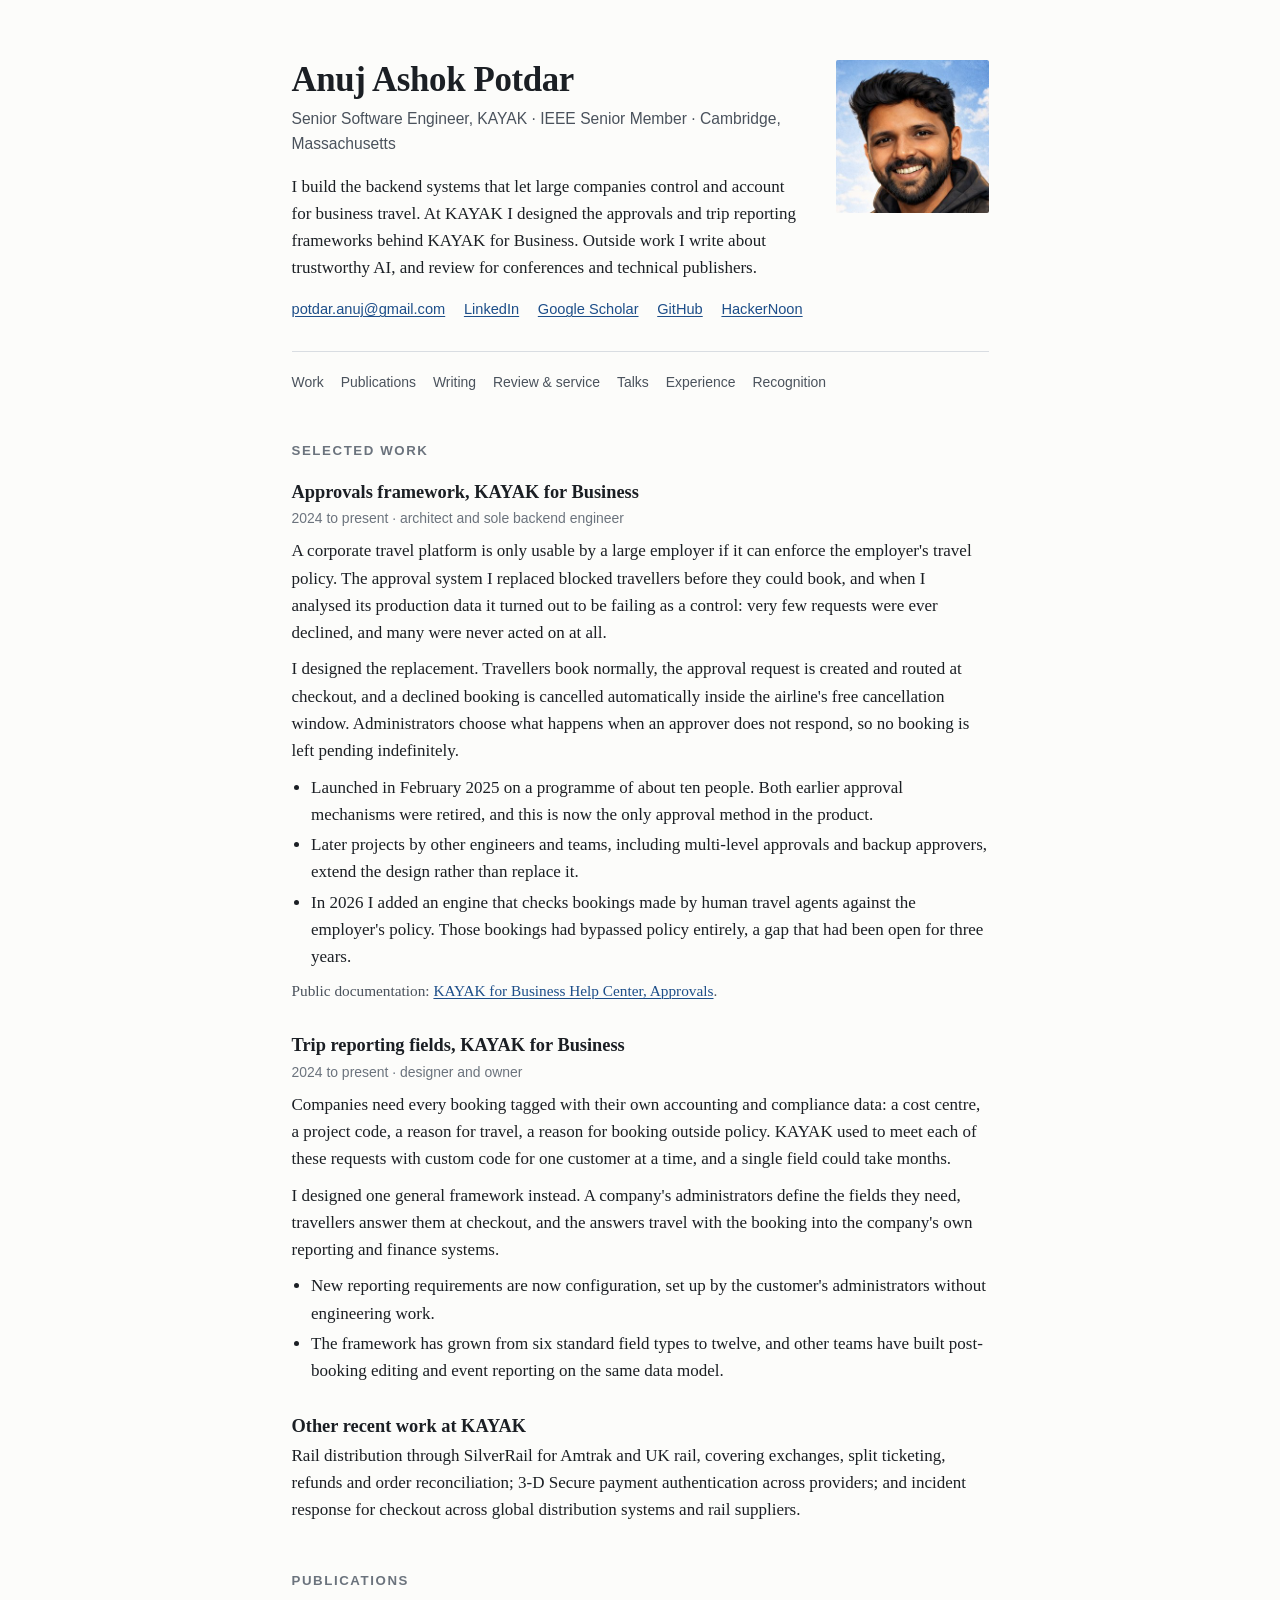
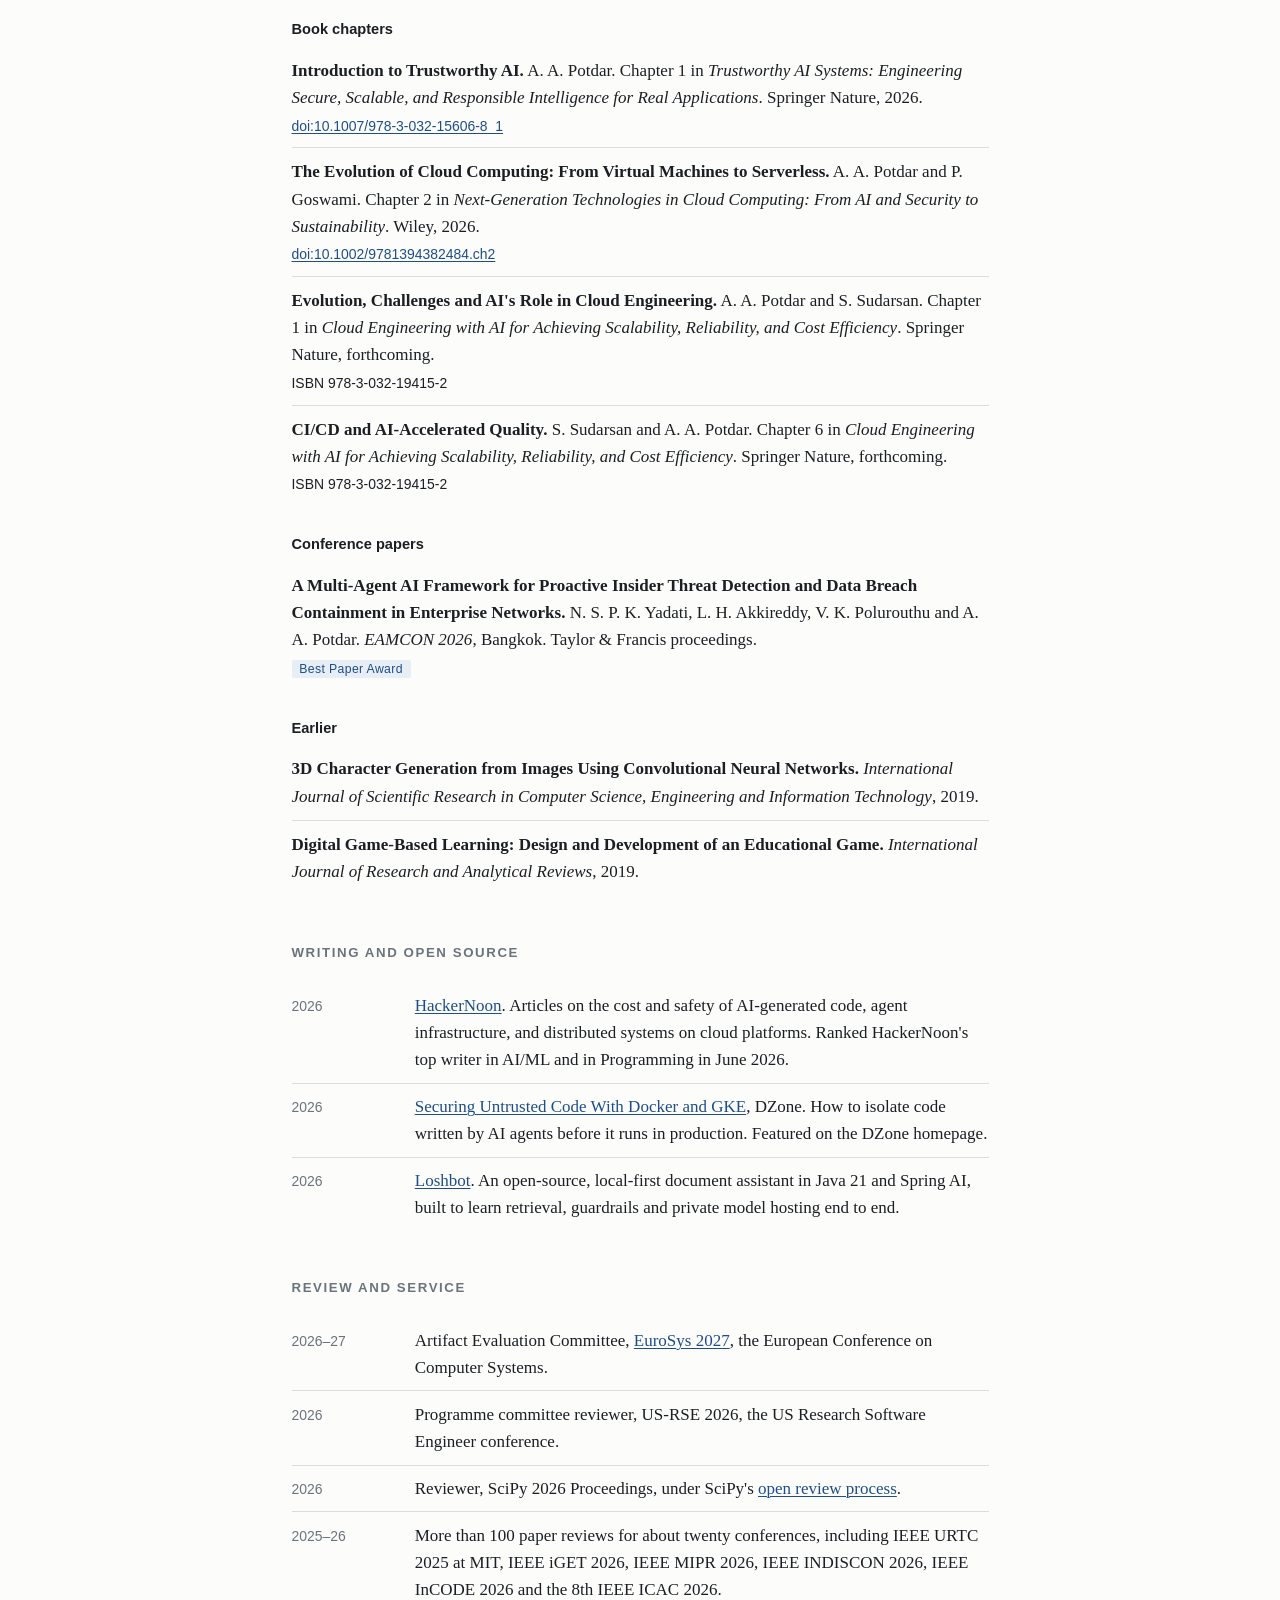
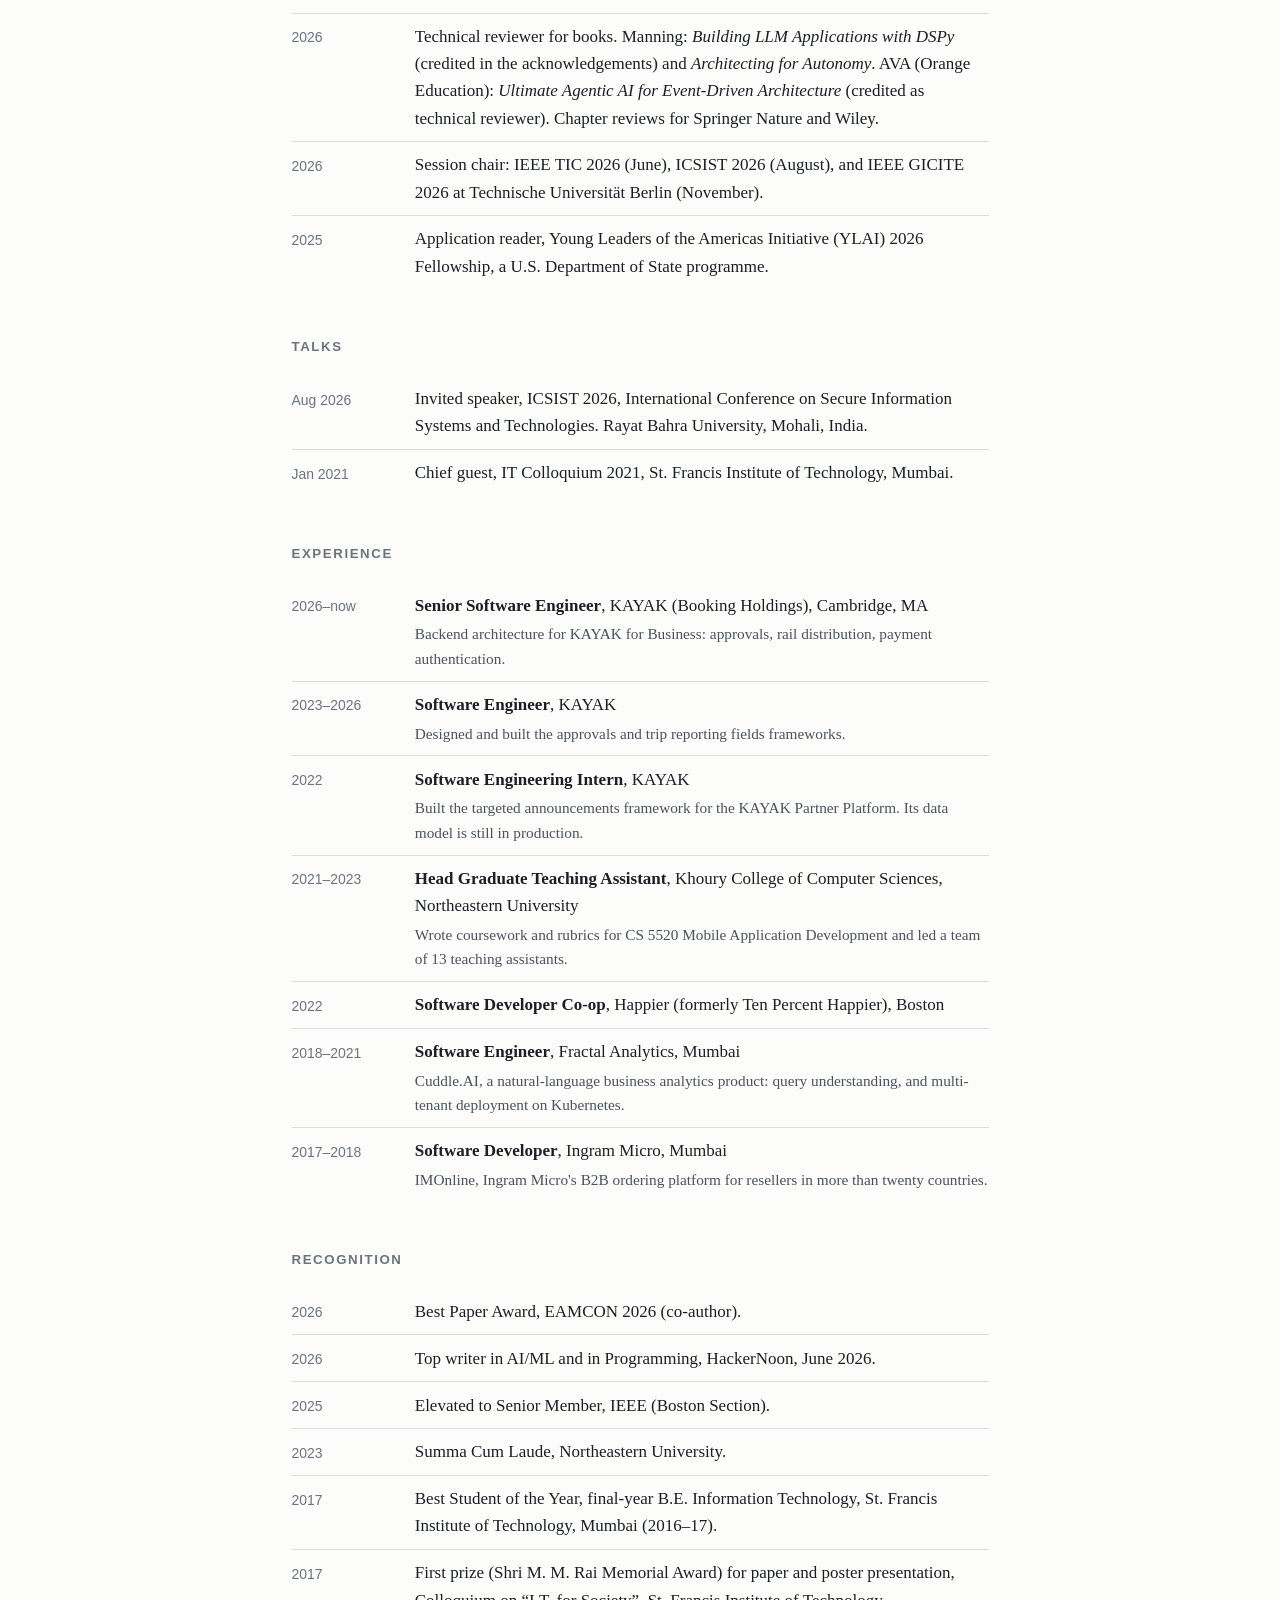
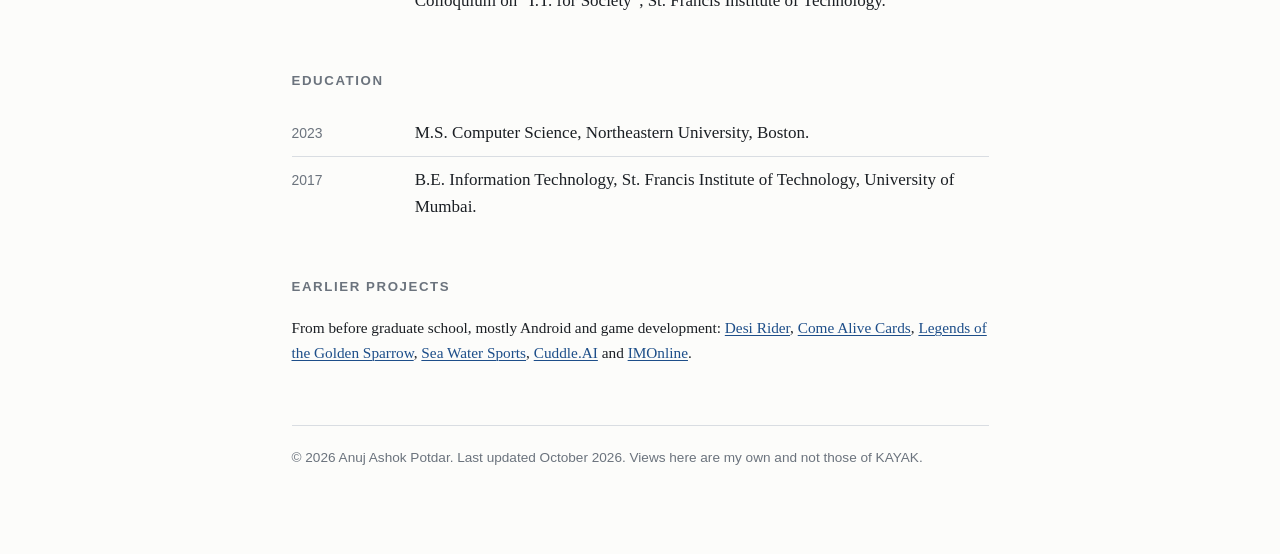
<file: index.html>
<!DOCTYPE html>
<html lang="en">
<head>
<meta charset="utf-8">
<meta name="viewport" content="width=device-width, initial-scale=1">
<title>Anuj Ashok Potdar</title>
<meta name="description" content="Anuj Ashok Potdar is a senior software engineer at KAYAK who designs policy-enforcement and data systems for corporate travel, and writes about trustworthy AI.">
<meta name="author" content="Anuj Ashok Potdar">
<meta name="google-site-verification" content="IidFGU8ejbErF8oB_hbqEx6_UC1Vo7ZQCcHROklrz0Q">
<link rel="canonical" href="https://anizmo.github.io/">
<link rel="icon" href="images/favicon.png">
<meta property="og:type" content="profile">
<meta property="og:title" content="Anuj Ashok Potdar">
<meta property="og:description" content="Senior software engineer at KAYAK. Approvals and reporting systems for corporate travel, and writing on trustworthy AI.">
<meta property="og:url" content="https://anizmo.github.io/">
<meta property="og:image" content="https://anizmo.github.io/images/anuj-640.jpg">
<link rel="stylesheet" href="css/site.css">
<script type="application/ld+json">
{
  "@context": "https://schema.org",
  "@type": "Person",
  "name": "Anuj Ashok Potdar",
  "url": "https://anizmo.github.io/",
  "image": "https://anizmo.github.io/images/anuj-640.jpg",
  "jobTitle": "Senior Software Engineer",
  "worksFor": { "@type": "Organization", "name": "KAYAK", "parentOrganization": { "@type": "Organization", "name": "Booking Holdings" } },
  "address": { "@type": "PostalAddress", "addressLocality": "Cambridge", "addressRegion": "MA", "addressCountry": "US" },
  "alumniOf": [
    { "@type": "CollegeOrUniversity", "name": "Northeastern University" },
    { "@type": "CollegeOrUniversity", "name": "St. Francis Institute of Technology, University of Mumbai" }
  ],
  "memberOf": { "@type": "Organization", "name": "IEEE", "description": "Senior Member" },
  "knowsAbout": ["Distributed systems", "Policy enforcement", "Auditability", "Trustworthy AI", "Java", "Corporate travel technology"],
  "sameAs": [
    "https://www.linkedin.com/in/potdaranuj/",
    "https://scholar.google.com/citations?user=xYGTSWcAAAAJ",
    "https://github.com/anizmo",
    "https://hackernoon.com/u/anizmo"
  ]
}
</script>
</head>
<body>
<a class="skip" href="#main">Skip to content</a>
<div class="page">

<header class="masthead">
  <div>
    <h1>Anuj Ashok Potdar</h1>
    <p class="role">Senior Software Engineer, KAYAK &middot; IEEE Senior Member &middot; Cambridge, Massachusetts</p>
    <p class="lede">I build the backend systems that let large companies control and account for business travel. At KAYAK I designed the approvals and trip reporting frameworks behind KAYAK for Business. Outside work I write about trustworthy AI, and review for conferences and technical publishers.</p>
    <ul class="links">
      <li><a href="mailto:potdar.anuj@gmail.com">potdar.anuj@gmail.com</a></li>
      <li><a href="https://www.linkedin.com/in/potdaranuj/">LinkedIn</a></li>
      <li><a href="https://scholar.google.com/citations?user=xYGTSWcAAAAJ">Google Scholar</a></li>
      <li><a href="https://github.com/anizmo">GitHub</a></li>
      <li><a href="https://hackernoon.com/u/anizmo">HackerNoon</a></li>
    </ul>
  </div>
  <img src="images/anuj-320.jpg" srcset="images/anuj-320.jpg 1x, images/anuj-640.jpg 2x" alt="Portrait of Anuj Ashok Potdar" width="144" height="144">
</header>

<nav class="toc" aria-label="Sections">
  <a href="#work">Work</a>
  <a href="#publications">Publications</a>
  <a href="#writing">Writing</a>
  <a href="#service">Review &amp; service</a>
  <a href="#talks">Talks</a>
  <a href="#experience">Experience</a>
  <a href="#recognition">Recognition</a>
</nav>

<main id="main">

<section id="work">
  <h2>Selected work</h2>

  <article class="work">
    <h3>Approvals framework, KAYAK for Business</h3>
    <p class="meta">2024 to present &middot; architect and sole backend engineer</p>
    <p>A corporate travel platform is only usable by a large employer if it can enforce the employer's travel policy. The approval system I replaced blocked travellers before they could book, and when I analysed its production data it turned out to be failing as a control: very few requests were ever declined, and many were never acted on at all.</p>
    <p>I designed the replacement. Travellers book normally, the approval request is created and routed at checkout, and a declined booking is cancelled automatically inside the airline's free cancellation window. Administrators choose what happens when an approver does not respond, so no booking is left pending indefinitely.</p>
    <ul>
      <li>Launched in February 2025 on a programme of about ten people. Both earlier approval mechanisms were retired, and this is now the only approval method in the product.</li>
      <li>Later projects by other engineers and teams, including multi-level approvals and backup approvers, extend the design rather than replace it.</li>
      <li>In 2026 I added an engine that checks bookings made by human travel agents against the employer's policy. Those bookings had bypassed policy entirely, a gap that had been open for three years.</li>
    </ul>
    <p class="small muted">Public documentation: <a href="https://www.kayak.com/business/help-center/admins/configuration/approvals/">KAYAK for Business Help Center, Approvals</a>.</p>
  </article>

  <article class="work">
    <h3>Trip reporting fields, KAYAK for Business</h3>
    <p class="meta">2024 to present &middot; designer and owner</p>
    <p>Companies need every booking tagged with their own accounting and compliance data: a cost centre, a project code, a reason for travel, a reason for booking outside policy. KAYAK used to meet each of these requests with custom code for one customer at a time, and a single field could take months.</p>
    <p>I designed one general framework instead. A company's administrators define the fields they need, travellers answer them at checkout, and the answers travel with the booking into the company's own reporting and finance systems.</p>
    <ul>
      <li>New reporting requirements are now configuration, set up by the customer's administrators without engineering work.</li>
      <li>The framework has grown from six standard field types to twelve, and other teams have built post-booking editing and event reporting on the same data model.</li>
    </ul>
  </article>

  <article class="work">
    <h3>Other recent work at KAYAK</h3>
    <p>Rail distribution through SilverRail for Amtrak and UK rail, covering exchanges, split ticketing, refunds and order reconciliation; 3-D Secure payment authentication across providers; and incident response for checkout across global distribution systems and rail suppliers.</p>
  </article>
</section>

<section id="publications">
  <h2>Publications</h2>

  <h4>Book chapters</h4>
  <ol class="pubs">
    <li>
      <span class="title">Introduction to Trustworthy AI.</span>
      A. A. Potdar. Chapter 1 in <span class="venue">Trustworthy AI Systems: Engineering Secure, Scalable, and Responsible Intelligence for Real Applications</span>. Springer Nature, 2026.
      <div class="ids"><a href="https://doi.org/10.1007/978-3-032-15606-8_1">doi:10.1007/978-3-032-15606-8_1</a></div>
    </li>
    <li>
      <span class="title">The Evolution of Cloud Computing: From Virtual Machines to Serverless.</span>
      A. A. Potdar and P. Goswami. Chapter 2 in <span class="venue">Next-Generation Technologies in Cloud Computing: From AI and Security to Sustainability</span>. Wiley, 2026.
      <div class="ids"><a href="https://doi.org/10.1002/9781394382484.ch2">doi:10.1002/9781394382484.ch2</a></div>
    </li>
    <li>
      <span class="title">Evolution, Challenges and AI's Role in Cloud Engineering.</span>
      A. A. Potdar and S. Sudarsan. Chapter 1 in <span class="venue">Cloud Engineering with AI for Achieving Scalability, Reliability, and Cost Efficiency</span>. Springer Nature, forthcoming.
      <div class="ids">ISBN 978-3-032-19415-2</div>
    </li>
    <li>
      <span class="title">CI/CD and AI-Accelerated Quality.</span>
      S. Sudarsan and A. A. Potdar. Chapter 6 in <span class="venue">Cloud Engineering with AI for Achieving Scalability, Reliability, and Cost Efficiency</span>. Springer Nature, forthcoming.
      <div class="ids">ISBN 978-3-032-19415-2</div>
    </li>
  </ol>

  <h4>Conference papers</h4>
  <ol class="pubs">
    <li>
      <span class="title">A Multi-Agent AI Framework for Proactive Insider Threat Detection and Data Breach Containment in Enterprise Networks.</span>
      N. S. P. K. Yadati, L. H. Akkireddy, V. K. Polurouthu and A. A. Potdar. <span class="venue">EAMCON 2026</span>, Bangkok. Taylor &amp; Francis proceedings.
      <div class="ids"><span class="tag note">Best Paper Award</span></div>
    </li>
  </ol>

  <h4>Earlier</h4>
  <ol class="pubs">
    <li>
      <span class="title">3D Character Generation from Images Using Convolutional Neural Networks.</span>
      <span class="venue">International Journal of Scientific Research in Computer Science, Engineering and Information Technology</span>, 2019.
    </li>
    <li>
      <span class="title">Digital Game-Based Learning: Design and Development of an Educational Game.</span>
      <span class="venue">International Journal of Research and Analytical Reviews</span>, 2019.
    </li>
  </ol>
</section>

<section id="writing">
  <h2>Writing and open source</h2>
  <ul class="rows">
    <li>
      <span class="when">2026</span>
      <div class="what"><a href="https://hackernoon.com/u/anizmo">HackerNoon</a>. Articles on the cost and safety of AI-generated code, agent infrastructure, and distributed systems on cloud platforms. Ranked HackerNoon's top writer in AI/ML and in Programming in June 2026.</div>
    </li>
    <li>
      <span class="when">2026</span>
      <div class="what"><a href="https://dzone.com/articles/secure-code-docker-gke">Securing Untrusted Code With Docker and GKE</a>, DZone. How to isolate code written by AI agents before it runs in production. Featured on the DZone homepage.</div>
    </li>
    <li>
      <span class="when">2026</span>
      <div class="what"><a href="https://github.com/anizmo/loshbot">Loshbot</a>. An open-source, local-first document assistant in Java 21 and Spring AI, built to learn retrieval, guardrails and private model hosting end to end.</div>
    </li>
  </ul>
</section>

<section id="service">
  <h2>Review and service</h2>
  <ul class="rows">
    <li>
      <span class="when">2026&ndash;27</span>
      <div class="what">Artifact Evaluation Committee, <a href="https://2027.eurosys.org/">EuroSys 2027</a>, the European Conference on Computer Systems.</div>
    </li>
    <li>
      <span class="when">2026</span>
      <div class="what">Programme committee reviewer, US-RSE 2026, the US Research Software Engineer conference.</div>
    </li>
    <li>
      <span class="when">2026</span>
      <div class="what">Reviewer, SciPy 2026 Proceedings, under SciPy's <a href="https://github.com/scipy-conference/scipy_proceedings/pull/1234">open review process</a>.</div>
    </li>
    <li>
      <span class="when">2025&ndash;26</span>
      <div class="what">More than 100 paper reviews for about twenty conferences, including IEEE URTC 2025 at MIT, IEEE iGET 2026, IEEE MIPR 2026, IEEE INDISCON 2026, IEEE InCODE 2026 and the 8th IEEE ICAC 2026.</div>
    </li>
    <li>
      <span class="when">2026</span>
      <div class="what">Technical reviewer for books. Manning: <em>Building LLM Applications with DSPy</em> (credited in the acknowledgements) and <em>Architecting for Autonomy</em>. AVA (Orange Education): <em>Ultimate Agentic AI for Event-Driven Architecture</em> (credited as technical reviewer). Chapter reviews for Springer Nature and Wiley.</div>
    </li>
    <li>
      <span class="when">2026</span>
      <div class="what">Session chair: IEEE TIC 2026 (June), ICSIST 2026 (August), and IEEE GICITE 2026 at Technische Universit&auml;t Berlin (November).</div>
    </li>
    <li>
      <span class="when">2025</span>
      <div class="what">Application reader, Young Leaders of the Americas Initiative (YLAI) 2026 Fellowship, a U.S. Department of State programme.</div>
    </li>
  </ul>
</section>

<section id="talks">
  <h2>Talks</h2>
  <ul class="rows">
    <li>
      <span class="when">Aug 2026</span>
      <div class="what">Invited speaker, ICSIST 2026, International Conference on Secure Information Systems and Technologies. Rayat Bahra University, Mohali, India.</div>
    </li>
    <li>
      <span class="when">Jan 2021</span>
      <div class="what">Chief guest, IT Colloquium 2021, St. Francis Institute of Technology, Mumbai.</div>
    </li>
  </ul>
</section>

<section id="experience">
  <h2>Experience</h2>
  <ul class="rows">
    <li>
      <span class="when">2026&ndash;now</span>
      <div class="what"><strong>Senior Software Engineer</strong>, KAYAK (Booking Holdings), Cambridge, MA
        <p class="muted small">Backend architecture for KAYAK for Business: approvals, rail distribution, payment authentication.</p></div>
    </li>
    <li>
      <span class="when">2023&ndash;2026</span>
      <div class="what"><strong>Software Engineer</strong>, KAYAK
        <p class="muted small">Designed and built the approvals and trip reporting fields frameworks.</p></div>
    </li>
    <li>
      <span class="when">2022</span>
      <div class="what"><strong>Software Engineering Intern</strong>, KAYAK
        <p class="muted small">Built the targeted announcements framework for the KAYAK Partner Platform. Its data model is still in production.</p></div>
    </li>
    <li>
      <span class="when">2021&ndash;2023</span>
      <div class="what"><strong>Head Graduate Teaching Assistant</strong>, Khoury College of Computer Sciences, Northeastern University
        <p class="muted small">Wrote coursework and rubrics for CS 5520 Mobile Application Development and led a team of 13 teaching assistants.</p></div>
    </li>
    <li>
      <span class="when">2022</span>
      <div class="what"><strong>Software Developer Co-op</strong>, Happier (formerly Ten Percent Happier), Boston</div>
    </li>
    <li>
      <span class="when">2018&ndash;2021</span>
      <div class="what"><strong>Software Engineer</strong>, Fractal Analytics, Mumbai
        <p class="muted small">Cuddle.AI, a natural-language business analytics product: query understanding, and multi-tenant deployment on Kubernetes.</p></div>
    </li>
    <li>
      <span class="when">2017&ndash;2018</span>
      <div class="what"><strong>Software Developer</strong>, Ingram Micro, Mumbai
        <p class="muted small">IMOnline, Ingram Micro's B2B ordering platform for resellers in more than twenty countries.</p></div>
    </li>
  </ul>
</section>

<section id="recognition">
  <h2>Recognition</h2>
  <ul class="rows">
    <li><span class="when">2026</span><div class="what">Best Paper Award, EAMCON 2026 (co-author).</div></li>
    <li><span class="when">2026</span><div class="what">Top writer in AI/ML and in Programming, HackerNoon, June 2026.</div></li>
    <li><span class="when">2025</span><div class="what">Elevated to Senior Member, IEEE (Boston Section).</div></li>
    <li><span class="when">2023</span><div class="what">Summa Cum Laude, Northeastern University.</div></li>
    <li><span class="when">2017</span><div class="what">Best Student of the Year, final-year B.E. Information Technology, St. Francis Institute of Technology, Mumbai (2016&ndash;17).</div></li>
    <li><span class="when">2017</span><div class="what">First prize (Shri M. M. Rai Memorial Award) for paper and poster presentation, Colloquium on &ldquo;I.T. for Society&rdquo;, St. Francis Institute of Technology.</div></li>
  </ul>
</section>

<section id="education">
  <h2>Education</h2>
  <ul class="rows">
    <li><span class="when">2023</span><div class="what">M.S. Computer Science, Northeastern University, Boston.</div></li>
    <li><span class="when">2017</span><div class="what">B.E. Information Technology, St. Francis Institute of Technology, University of Mumbai.</div></li>
  </ul>
</section>

<section id="earlier">
  <h2>Earlier projects</h2>
  <p class="small">From before graduate school, mostly Android and game development:
    <a href="desirider.html">Desi Rider</a>,
    <a href="comealivecards.html">Come Alive Cards</a>,
    <a href="logs.html">Legends of the Golden Sparrow</a>,
    <a href="seawatersports.html">Sea Water Sports</a>,
    <a href="cuddle.html">Cuddle.AI</a> and
    <a href="ingram.html">IMOnline</a>.</p>
</section>

</main>

<footer>
  <p>&copy; 2026 Anuj Ashok Potdar. Last updated October 2026. Views here are my own and not those of KAYAK.</p>
</footer>

</div>
</body>
</html>
</file>
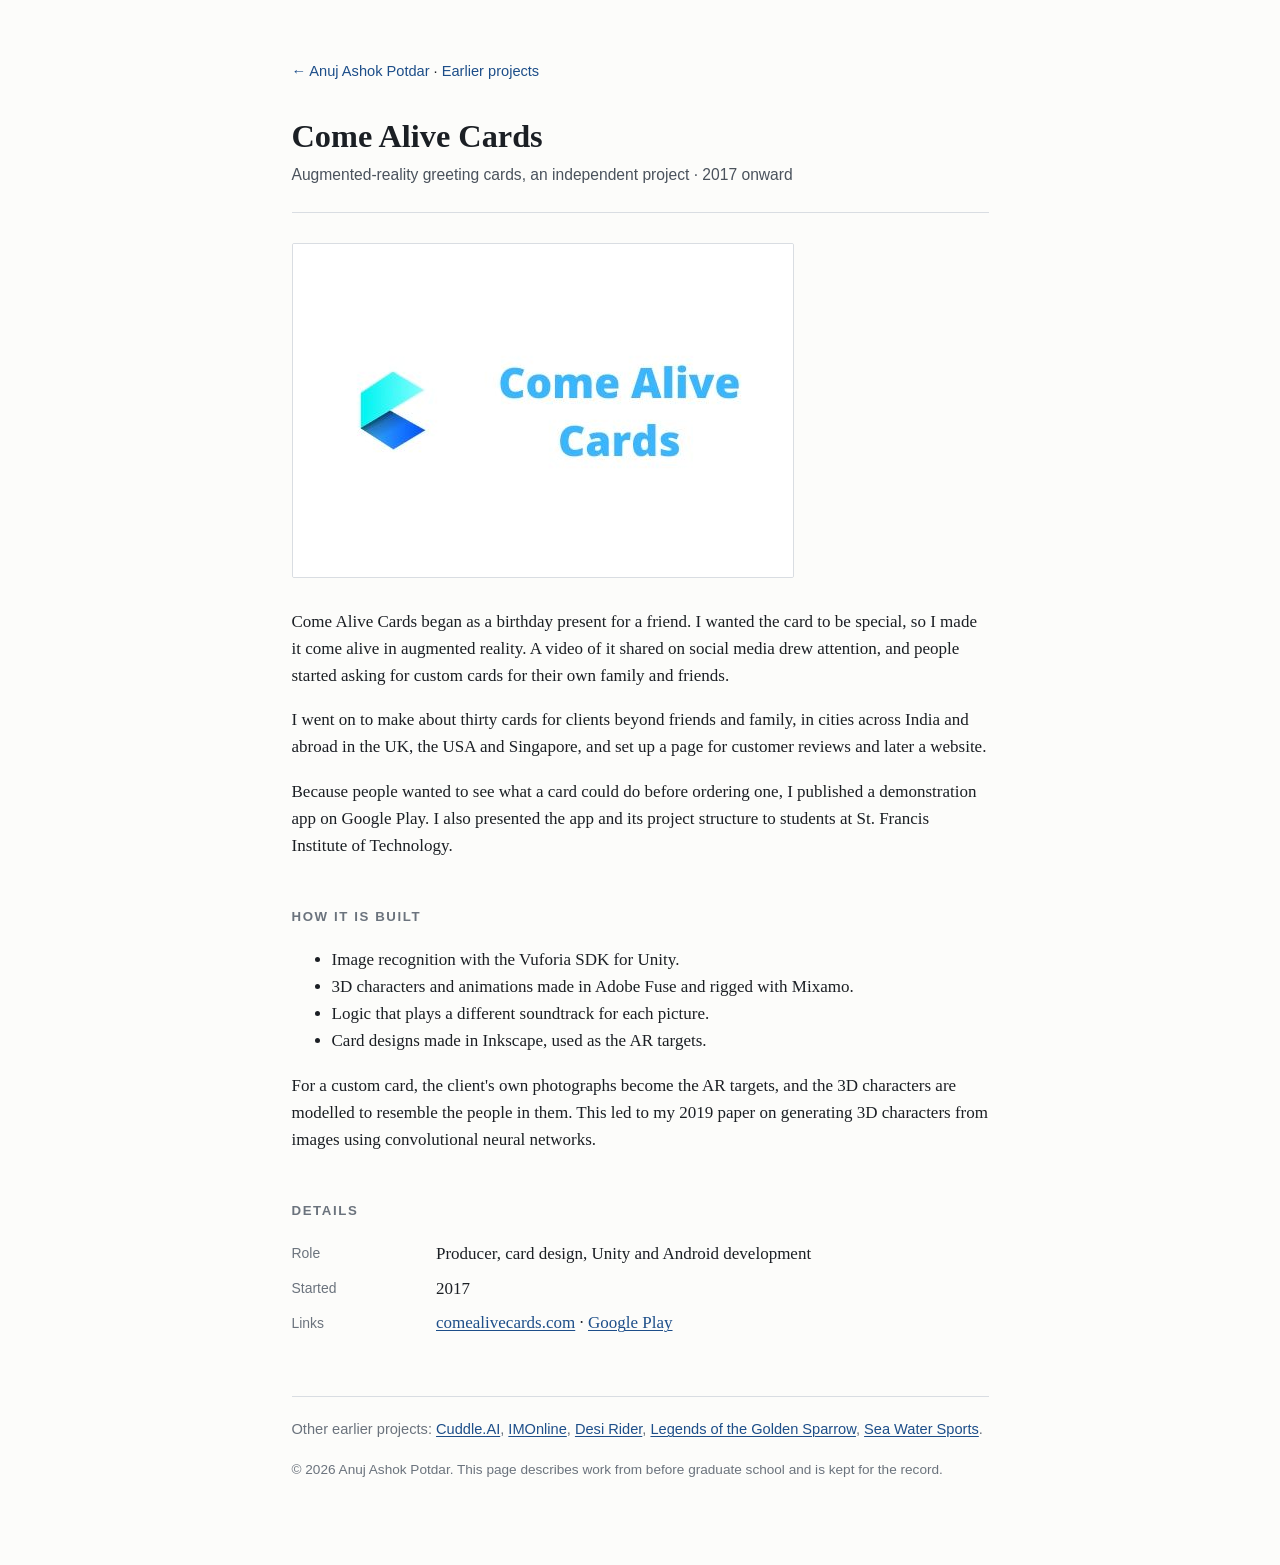
<file: comealivecards.html>
<!DOCTYPE html>
<html lang="en">
<head>
<meta charset="utf-8">
<meta name="viewport" content="width=device-width, initial-scale=1">
<title>Come Alive Cards &middot; Anuj Ashok Potdar</title>
<meta name="description" content="Come Alive Cards, augmented-reality greeting cards built with Unity and Vuforia by Anuj Ashok Potdar.">
<link rel="canonical" href="https://anizmo.github.io/comealivecards.html">
<link rel="icon" href="images/favicon.png">
<link rel="stylesheet" href="css/site.css">
</head>
<body>
<a class="skip" href="#main">Skip to content</a>
<div class="page">

<p class="crumb"><a href="index.html">&larr; Anuj Ashok Potdar</a> &middot; <a href="index.html#earlier">Earlier projects</a></p>

<header class="project-head">
  <h1>Come Alive Cards</h1>
  <p class="role">Augmented-reality greeting cards, an independent project &middot; 2017 onward</p>
</header>

<main id="main">
<figure>
  <img src="images/comealivecards.jpg" alt="Come Alive Cards artwork" loading="lazy">
</figure>

<p>Come Alive Cards began as a birthday present for a friend. I wanted the card to be special, so I made it come alive in augmented reality. A video of it shared on social media drew attention, and people started asking for custom cards for their own family and friends.</p>
<p>I went on to make about thirty cards for clients beyond friends and family, in cities across India and abroad in the UK, the USA and Singapore, and set up a page for customer reviews and later a website.</p>
<p>Because people wanted to see what a card could do before ordering one, I published a demonstration app on Google Play. I also presented the app and its project structure to students at St. Francis Institute of Technology.</p>
<section>
  <h2>How it is built</h2>
  <ul>
    <li>Image recognition with the Vuforia SDK for Unity.</li>
    <li>3D characters and animations made in Adobe Fuse and rigged with Mixamo.</li>
    <li>Logic that plays a different soundtrack for each picture.</li>
    <li>Card designs made in Inkscape, used as the AR targets.</li>
  </ul>
  <p>For a custom card, the client's own photographs become the AR targets, and the 3D characters are modelled to resemble the people in them. This led to my 2019 paper on generating 3D characters from images using convolutional neural networks.</p>
</section>

<section>
  <h2>Details</h2>
  <dl class="facts">
    <dt>Role</dt><dd>Producer, card design, Unity and Android development</dd>
    <dt>Started</dt><dd>2017</dd>
    <dt>Links</dt><dd><a href="https://www.comealivecards.com">comealivecards.com</a> &middot; <a href="https://play.google.com/store/apps/details?id=com.anizmocreations.comealivecards">Google Play</a></dd>
  </dl>
</section>
</main>

<footer>
  <p class="other">Other earlier projects: <a href="cuddle.html">Cuddle.AI</a>, <a href="ingram.html">IMOnline</a>, <a href="desirider.html">Desi Rider</a>, <a href="logs.html">Legends of the Golden Sparrow</a>, <a href="seawatersports.html">Sea Water Sports</a>.</p>
  <p>&copy; 2026 Anuj Ashok Potdar. This page describes work from before graduate school and is kept for the record.</p>
</footer>

</div>
</body>
</html>
</file>
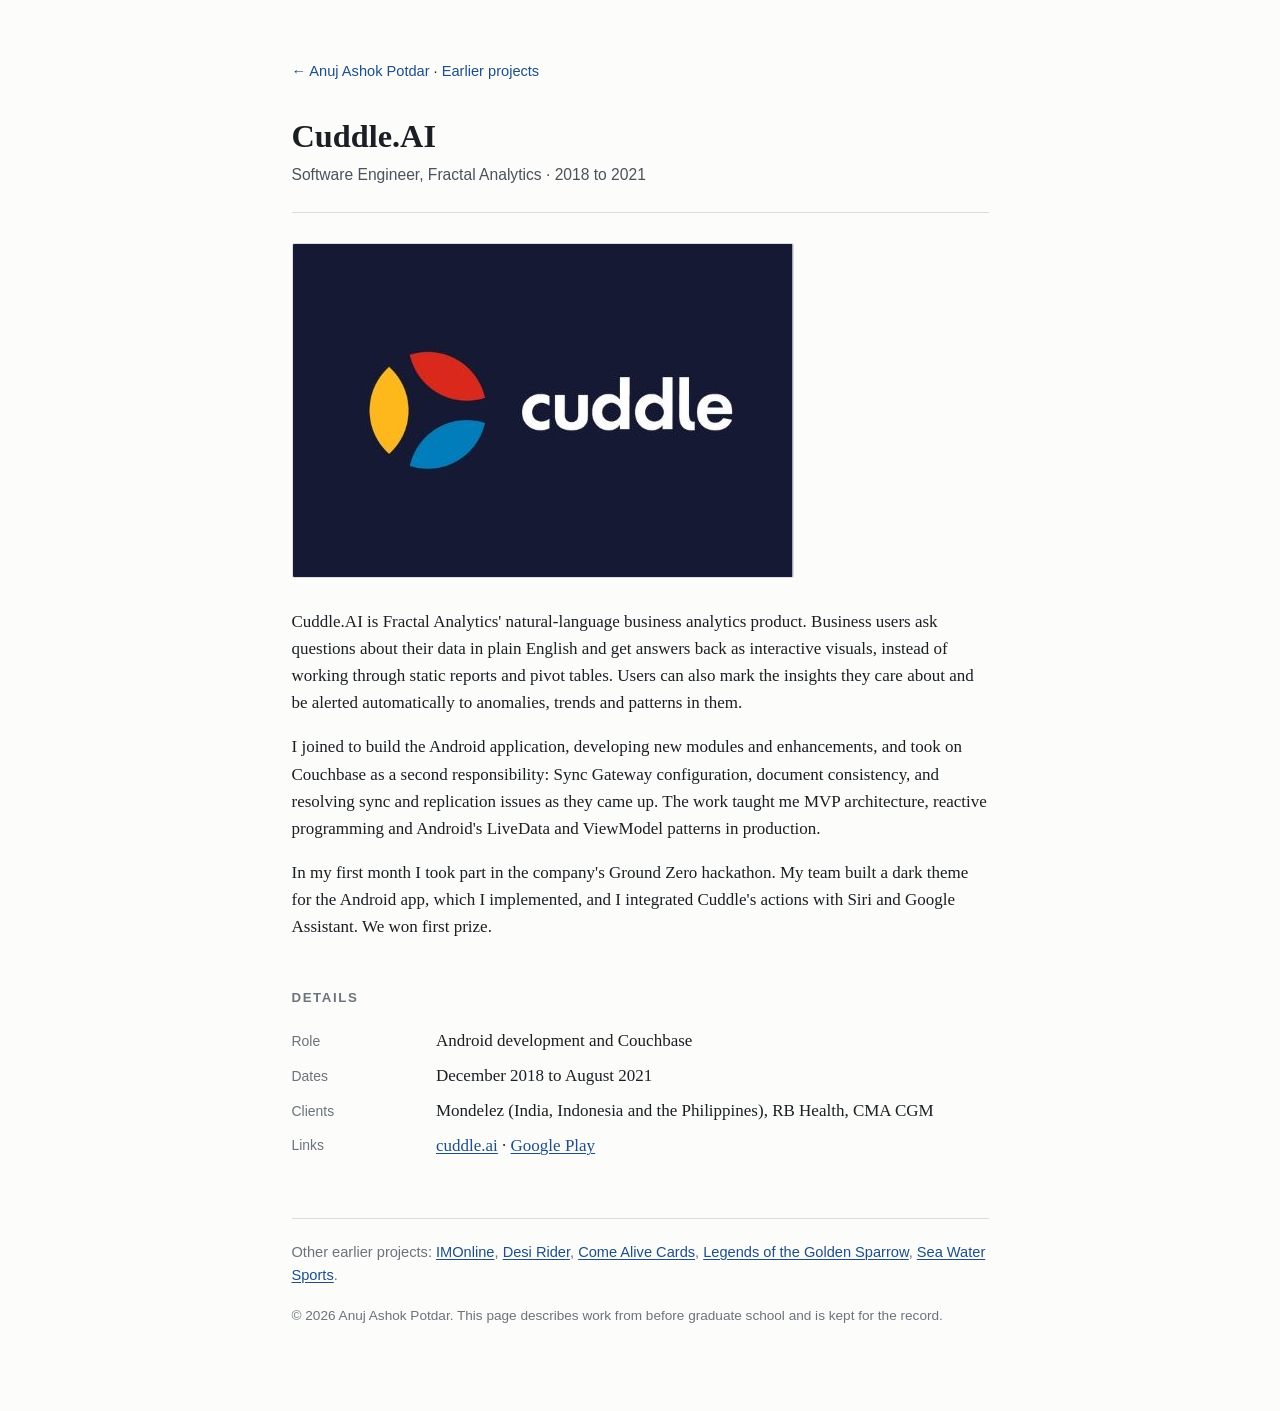
<file: cuddle.html>
<!DOCTYPE html>
<html lang="en">
<head>
<meta charset="utf-8">
<meta name="viewport" content="width=device-width, initial-scale=1">
<title>Cuddle.AI &middot; Anuj Ashok Potdar</title>
<meta name="description" content="Anuj Ashok Potdar&#x27;s work on Cuddle.AI, a natural-language business analytics product at Fractal Analytics.">
<link rel="canonical" href="https://anizmo.github.io/cuddle.html">
<link rel="icon" href="images/favicon.png">
<link rel="stylesheet" href="css/site.css">
</head>
<body>
<a class="skip" href="#main">Skip to content</a>
<div class="page">

<p class="crumb"><a href="index.html">&larr; Anuj Ashok Potdar</a> &middot; <a href="index.html#earlier">Earlier projects</a></p>

<header class="project-head">
  <h1>Cuddle.AI</h1>
  <p class="role">Software Engineer, Fractal Analytics &middot; 2018 to 2021</p>
</header>

<main id="main">
<figure>
  <img src="images/cuddle.jpg" alt="Cuddle.AI product artwork" loading="lazy">
</figure>

<p>Cuddle.AI is Fractal Analytics' natural-language business analytics product. Business users ask questions about their data in plain English and get answers back as interactive visuals, instead of working through static reports and pivot tables. Users can also mark the insights they care about and be alerted automatically to anomalies, trends and patterns in them.</p>
<p>I joined to build the Android application, developing new modules and enhancements, and took on Couchbase as a second responsibility: Sync Gateway configuration, document consistency, and resolving sync and replication issues as they came up. The work taught me MVP architecture, reactive programming and Android's LiveData and ViewModel patterns in production.</p>
<p>In my first month I took part in the company's Ground Zero hackathon. My team built a dark theme for the Android app, which I implemented, and I integrated Cuddle's actions with Siri and Google Assistant. We won first prize.</p>

<section>
  <h2>Details</h2>
  <dl class="facts">
    <dt>Role</dt><dd>Android development and Couchbase</dd>
    <dt>Dates</dt><dd>December 2018 to August 2021</dd>
    <dt>Clients</dt><dd>Mondelez (India, Indonesia and the Philippines), RB Health, CMA CGM</dd>
    <dt>Links</dt><dd><a href="https://cuddle.ai/">cuddle.ai</a> &middot; <a href="https://play.google.com/store/apps/details?id=ai.cuddle.sift">Google Play</a></dd>
  </dl>
</section>
</main>

<footer>
  <p class="other">Other earlier projects: <a href="ingram.html">IMOnline</a>, <a href="desirider.html">Desi Rider</a>, <a href="comealivecards.html">Come Alive Cards</a>, <a href="logs.html">Legends of the Golden Sparrow</a>, <a href="seawatersports.html">Sea Water Sports</a>.</p>
  <p>&copy; 2026 Anuj Ashok Potdar. This page describes work from before graduate school and is kept for the record.</p>
</footer>

</div>
</body>
</html>
</file>
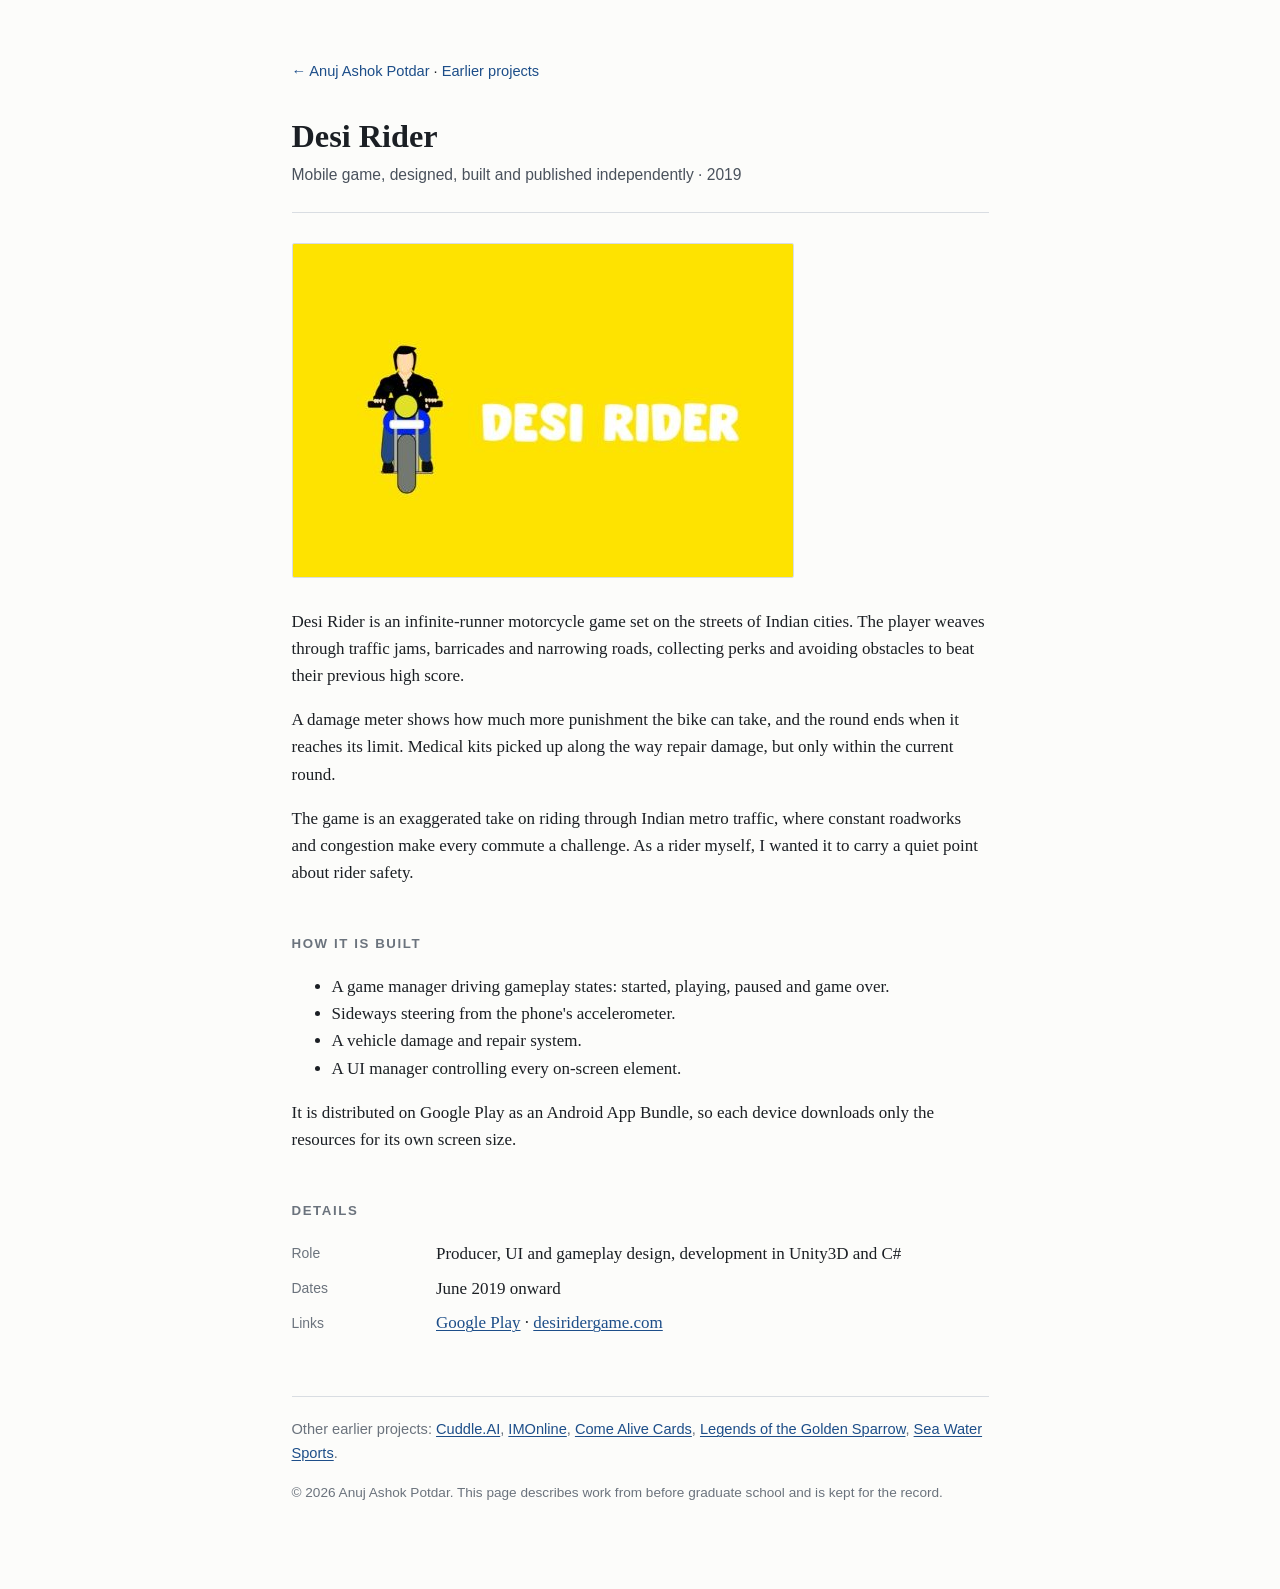
<file: desirider.html>
<!DOCTYPE html>
<html lang="en">
<head>
<meta charset="utf-8">
<meta name="viewport" content="width=device-width, initial-scale=1">
<title>Desi Rider &middot; Anuj Ashok Potdar</title>
<meta name="description" content="Desi Rider, an infinite-runner motorcycle game for Android built in Unity by Anuj Ashok Potdar.">
<link rel="canonical" href="https://anizmo.github.io/desirider.html">
<link rel="icon" href="images/favicon.png">
<link rel="stylesheet" href="css/site.css">
</head>
<body>
<a class="skip" href="#main">Skip to content</a>
<div class="page">

<p class="crumb"><a href="index.html">&larr; Anuj Ashok Potdar</a> &middot; <a href="index.html#earlier">Earlier projects</a></p>

<header class="project-head">
  <h1>Desi Rider</h1>
  <p class="role">Mobile game, designed, built and published independently &middot; 2019</p>
</header>

<main id="main">
<figure>
  <img src="images/desirider.jpg" alt="Desi Rider game artwork" loading="lazy">
</figure>

<p>Desi Rider is an infinite-runner motorcycle game set on the streets of Indian cities. The player weaves through traffic jams, barricades and narrowing roads, collecting perks and avoiding obstacles to beat their previous high score.</p>
<p>A damage meter shows how much more punishment the bike can take, and the round ends when it reaches its limit. Medical kits picked up along the way repair damage, but only within the current round.</p>
<p>The game is an exaggerated take on riding through Indian metro traffic, where constant roadworks and congestion make every commute a challenge. As a rider myself, I wanted it to carry a quiet point about rider safety.</p>
<section>
  <h2>How it is built</h2>
  <ul>
    <li>A game manager driving gameplay states: started, playing, paused and game over.</li>
    <li>Sideways steering from the phone's accelerometer.</li>
    <li>A vehicle damage and repair system.</li>
    <li>A UI manager controlling every on-screen element.</li>
  </ul>
  <p>It is distributed on Google Play as an Android App Bundle, so each device downloads only the resources for its own screen size.</p>
</section>

<section>
  <h2>Details</h2>
  <dl class="facts">
    <dt>Role</dt><dd>Producer, UI and gameplay design, development in Unity3D and C#</dd>
    <dt>Dates</dt><dd>June 2019 onward</dd>
    <dt>Links</dt><dd><a href="https://play.google.com/store/apps/details?id=com.anizmocreations.desirider">Google Play</a> &middot; <a href="https://desiridergame.com">desiridergame.com</a></dd>
  </dl>
</section>
</main>

<footer>
  <p class="other">Other earlier projects: <a href="cuddle.html">Cuddle.AI</a>, <a href="ingram.html">IMOnline</a>, <a href="comealivecards.html">Come Alive Cards</a>, <a href="logs.html">Legends of the Golden Sparrow</a>, <a href="seawatersports.html">Sea Water Sports</a>.</p>
  <p>&copy; 2026 Anuj Ashok Potdar. This page describes work from before graduate school and is kept for the record.</p>
</footer>

</div>
</body>
</html>
</file>
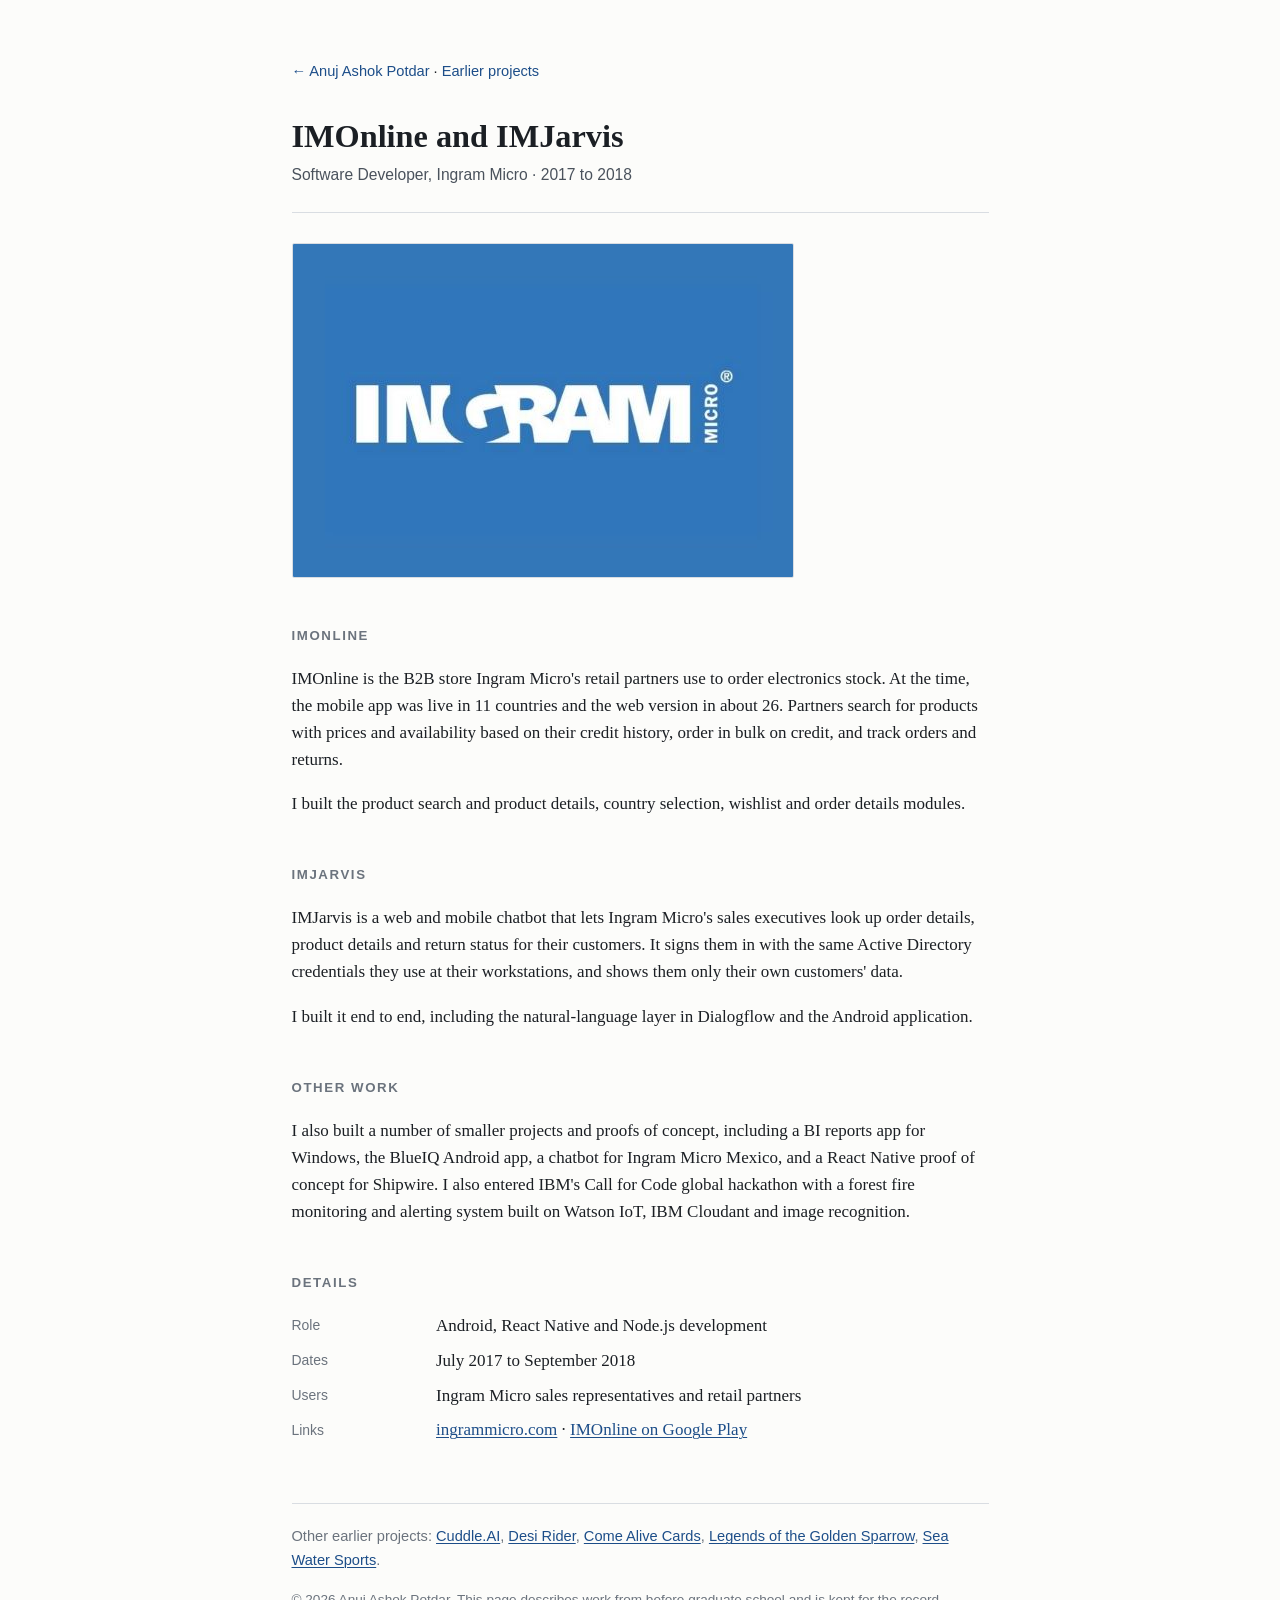
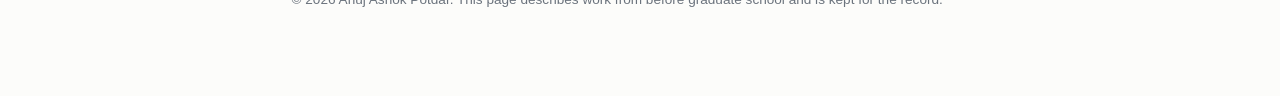
<file: ingram.html>
<!DOCTYPE html>
<html lang="en">
<head>
<meta charset="utf-8">
<meta name="viewport" content="width=device-width, initial-scale=1">
<title>IMOnline and IMJarvis &middot; Anuj Ashok Potdar</title>
<meta name="description" content="Anuj Ashok Potdar&#x27;s work at Ingram Micro on IMOnline, its B2B ordering platform, and IMJarvis, a sales chatbot.">
<link rel="canonical" href="https://anizmo.github.io/ingram.html">
<link rel="icon" href="images/favicon.png">
<link rel="stylesheet" href="css/site.css">
</head>
<body>
<a class="skip" href="#main">Skip to content</a>
<div class="page">

<p class="crumb"><a href="index.html">&larr; Anuj Ashok Potdar</a> &middot; <a href="index.html#earlier">Earlier projects</a></p>

<header class="project-head">
  <h1>IMOnline and IMJarvis</h1>
  <p class="role">Software Developer, Ingram Micro &middot; 2017 to 2018</p>
</header>

<main id="main">
<figure>
  <img src="images/ingram.jpg" alt="Ingram Micro project artwork" loading="lazy">
</figure>

<section>
  <h2>IMOnline</h2>
  <p>IMOnline is the B2B store Ingram Micro's retail partners use to order electronics stock. At the time, the mobile app was live in 11 countries and the web version in about 26. Partners search for products with prices and availability based on their credit history, order in bulk on credit, and track orders and returns.</p>
  <p>I built the product search and product details, country selection, wishlist and order details modules.</p>
</section>
<section>
  <h2>IMJarvis</h2>
  <p>IMJarvis is a web and mobile chatbot that lets Ingram Micro's sales executives look up order details, product details and return status for their customers. It signs them in with the same Active Directory credentials they use at their workstations, and shows them only their own customers' data.</p>
  <p>I built it end to end, including the natural-language layer in Dialogflow and the Android application.</p>
</section>
<section>
  <h2>Other work</h2>
  <p>I also built a number of smaller projects and proofs of concept, including a BI reports app for Windows, the BlueIQ Android app, a chatbot for Ingram Micro Mexico, and a React Native proof of concept for Shipwire. I also entered IBM's Call for Code global hackathon with a forest fire monitoring and alerting system built on Watson IoT, IBM Cloudant and image recognition.</p>
</section>

<section>
  <h2>Details</h2>
  <dl class="facts">
    <dt>Role</dt><dd>Android, React Native and Node.js development</dd>
    <dt>Dates</dt><dd>July 2017 to September 2018</dd>
    <dt>Users</dt><dd>Ingram Micro sales representatives and retail partners</dd>
    <dt>Links</dt><dd><a href="https://www.ingrammicro.com/">ingrammicro.com</a> &middot; <a href="https://play.google.com/store/apps/details?id=com.ingrammicro.imonline">IMOnline on Google Play</a></dd>
  </dl>
</section>
</main>

<footer>
  <p class="other">Other earlier projects: <a href="cuddle.html">Cuddle.AI</a>, <a href="desirider.html">Desi Rider</a>, <a href="comealivecards.html">Come Alive Cards</a>, <a href="logs.html">Legends of the Golden Sparrow</a>, <a href="seawatersports.html">Sea Water Sports</a>.</p>
  <p>&copy; 2026 Anuj Ashok Potdar. This page describes work from before graduate school and is kept for the record.</p>
</footer>

</div>
</body>
</html>
</file>
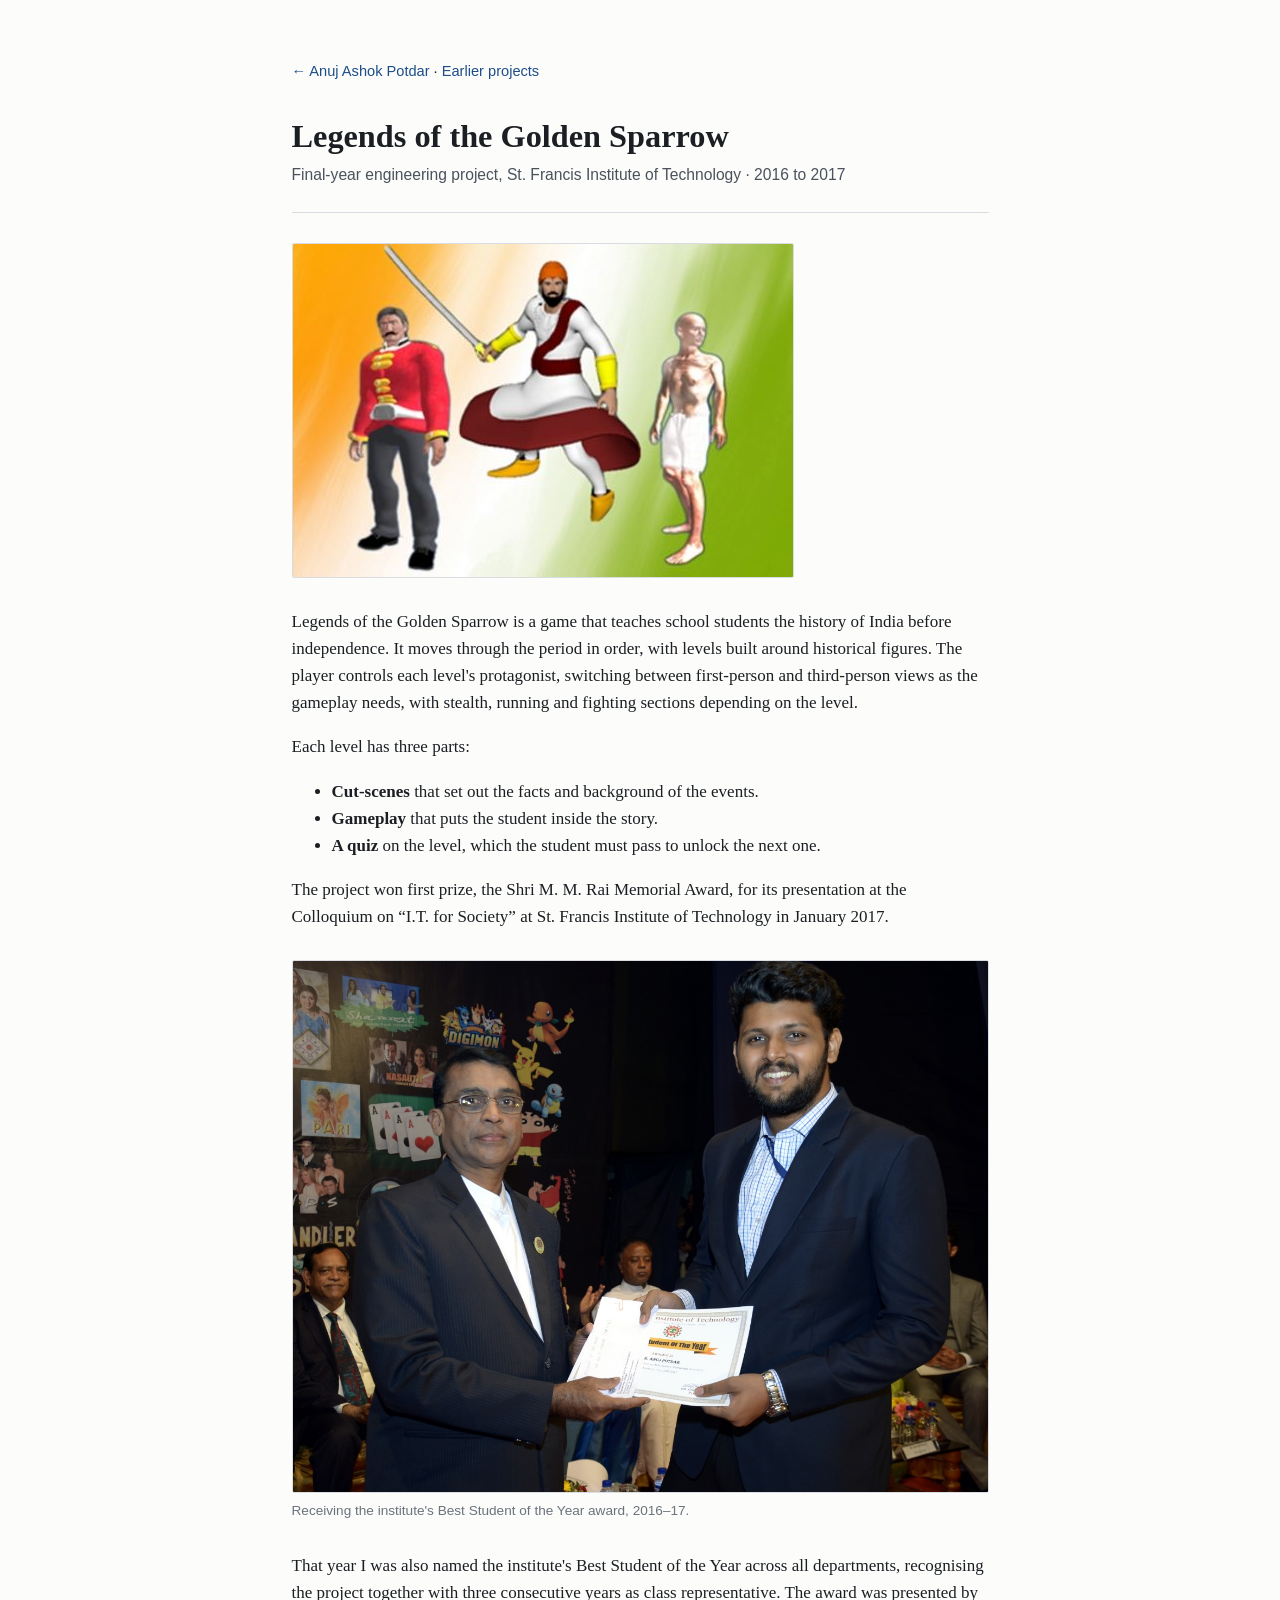
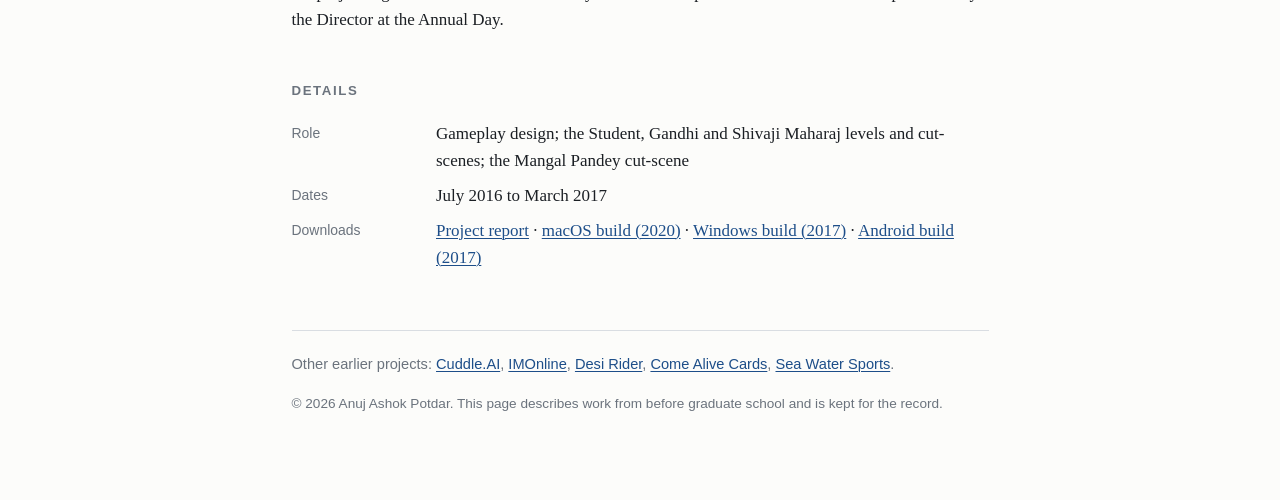
<file: logs.html>
<!DOCTYPE html>
<html lang="en">
<head>
<meta charset="utf-8">
<meta name="viewport" content="width=device-width, initial-scale=1">
<title>Legends of the Golden Sparrow &middot; Anuj Ashok Potdar</title>
<meta name="description" content="Legends of the Golden Sparrow, an educational history game and the final-year engineering project of Anuj Ashok Potdar.">
<link rel="canonical" href="https://anizmo.github.io/logs.html">
<link rel="icon" href="images/favicon.png">
<link rel="stylesheet" href="css/site.css">
</head>
<body>
<a class="skip" href="#main">Skip to content</a>
<div class="page">

<p class="crumb"><a href="index.html">&larr; Anuj Ashok Potdar</a> &middot; <a href="index.html#earlier">Earlier projects</a></p>

<header class="project-head">
  <h1>Legends of the Golden Sparrow</h1>
  <p class="role">Final-year engineering project, St. Francis Institute of Technology &middot; 2016 to 2017</p>
</header>

<main id="main">
<figure>
  <img src="images/logs.jpg" alt="Legends of the Golden Sparrow game artwork" loading="lazy">
</figure>

<p>Legends of the Golden Sparrow is a game that teaches school students the history of India before independence. It moves through the period in order, with levels built around historical figures. The player controls each level's protagonist, switching between first-person and third-person views as the gameplay needs, with stealth, running and fighting sections depending on the level.</p>
<p>Each level has three parts:</p>
<ul>
  <li><strong>Cut-scenes</strong> that set out the facts and background of the events.</li>
  <li><strong>Gameplay</strong> that puts the student inside the story.</li>
  <li><strong>A quiz</strong> on the level, which the student must pass to unlock the next one.</li>
</ul>
<p>The project won first prize, the Shri M. M. Rai Memorial Award, for its presentation at the Colloquium on &ldquo;I.T. for Society&rdquo; at St. Francis Institute of Technology in January 2017.</p>
<figure>
  <img src="images/soty.jpeg" alt="Receiving the Best Student of the Year award" loading="lazy">
  <figcaption>Receiving the institute's Best Student of the Year award, 2016&ndash;17.</figcaption>
</figure>
<p>That year I was also named the institute's Best Student of the Year across all departments, recognising the project together with three consecutive years as class representative. The award was presented by the Director at the Annual Day.</p>

<section>
  <h2>Details</h2>
  <dl class="facts">
    <dt>Role</dt><dd>Gameplay design; the Student, Gandhi and Shivaji Maharaj levels and cut-scenes; the Mangal Pandey cut-scene</dd>
    <dt>Dates</dt><dd>July 2016 to March 2017</dd>
    <dt>Downloads</dt><dd><a href="https://drive.google.com/file/d/1inkIkVyLstn7UCu25rd6cqrFmJ6iOwbl/view?usp=sharing">Project report</a> &middot; <a href="https://drive.google.com/file/d/1X1gW9Y5uPIvbWdxado0qvU3TqbvJr5l5/view?usp=sharing">macOS build (2020)</a> &middot; <a href="https://drive.google.com/open?id=0B8RGH67qIs3FejBxb1VpOEJPTTA">Windows build (2017)</a> &middot; <a href="https://drive.google.com/open?id=0B8RGH67qIs3FTm1YVk5fOWt5Unc">Android build (2017)</a></dd>
  </dl>
</section>
</main>

<footer>
  <p class="other">Other earlier projects: <a href="cuddle.html">Cuddle.AI</a>, <a href="ingram.html">IMOnline</a>, <a href="desirider.html">Desi Rider</a>, <a href="comealivecards.html">Come Alive Cards</a>, <a href="seawatersports.html">Sea Water Sports</a>.</p>
  <p>&copy; 2026 Anuj Ashok Potdar. This page describes work from before graduate school and is kept for the record.</p>
</footer>

</div>
</body>
</html>
</file>
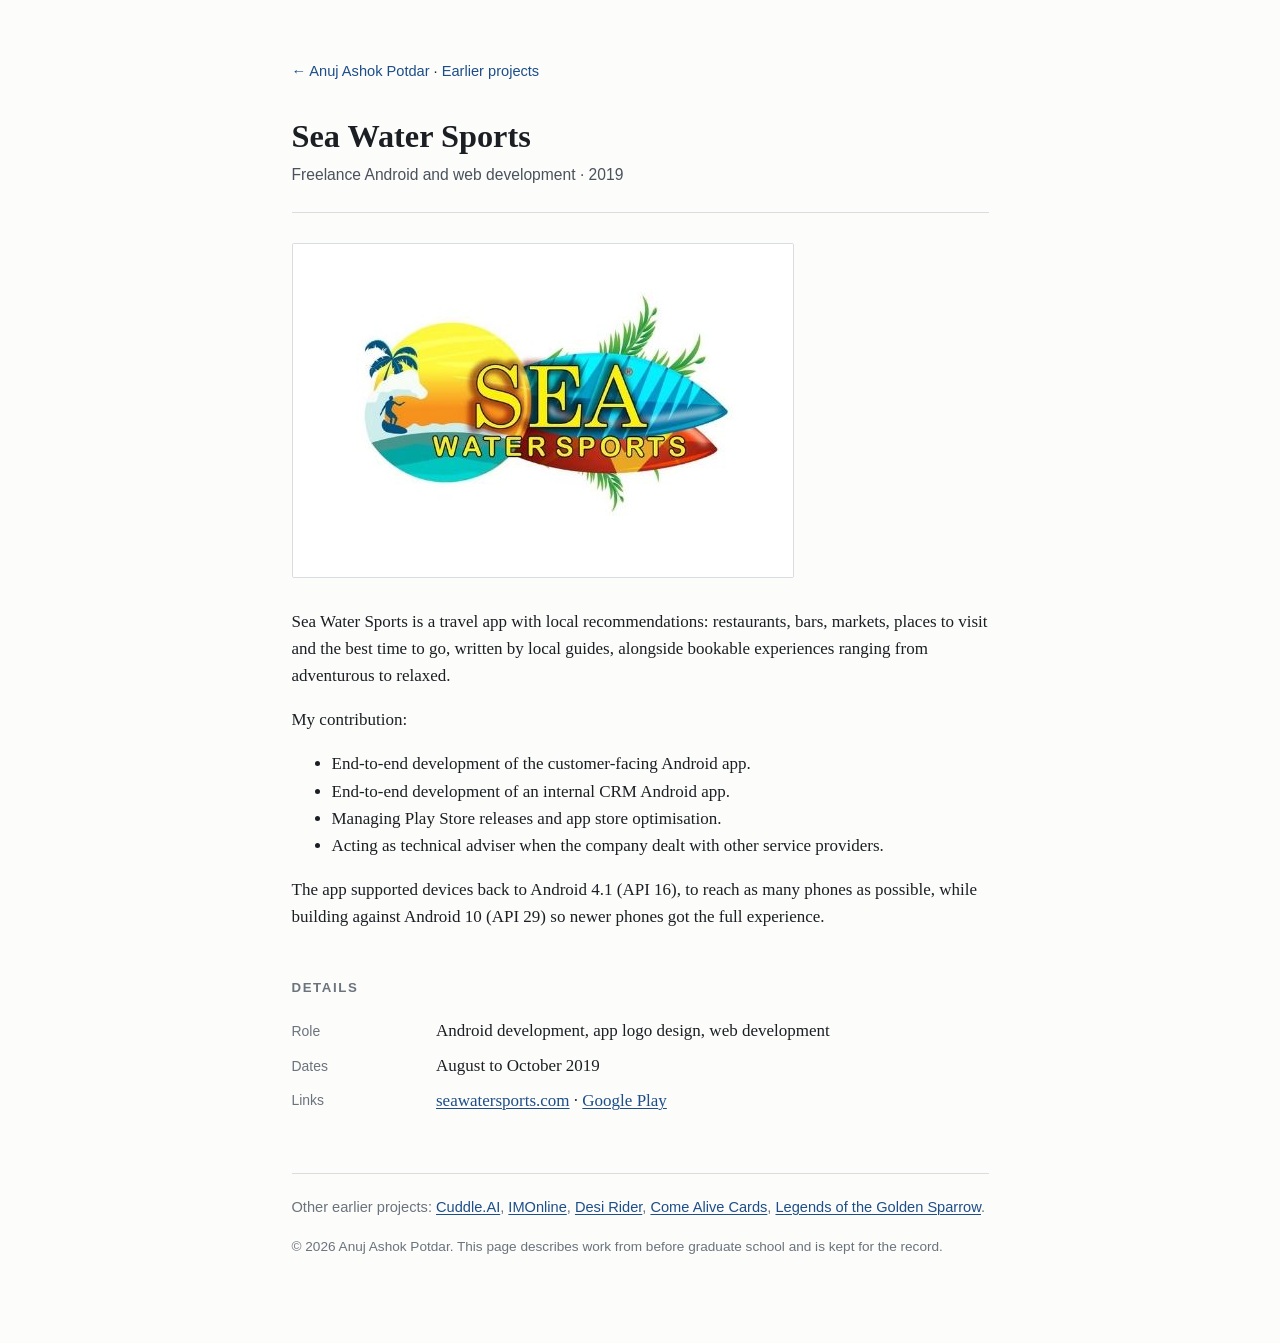
<file: seawatersports.html>
<!DOCTYPE html>
<html lang="en">
<head>
<meta charset="utf-8">
<meta name="viewport" content="width=device-width, initial-scale=1">
<title>Sea Water Sports &middot; Anuj Ashok Potdar</title>
<meta name="description" content="Anuj Ashok Potdar&#x27;s freelance Android and web development for Sea Water Sports, a travel app.">
<link rel="canonical" href="https://anizmo.github.io/seawatersports.html">
<link rel="icon" href="images/favicon.png">
<link rel="stylesheet" href="css/site.css">
</head>
<body>
<a class="skip" href="#main">Skip to content</a>
<div class="page">

<p class="crumb"><a href="index.html">&larr; Anuj Ashok Potdar</a> &middot; <a href="index.html#earlier">Earlier projects</a></p>

<header class="project-head">
  <h1>Sea Water Sports</h1>
  <p class="role">Freelance Android and web development &middot; 2019</p>
</header>

<main id="main">
<figure>
  <img src="images/seawatersports.jpg" alt="Sea Water Sports app artwork" loading="lazy">
</figure>

<p>Sea Water Sports is a travel app with local recommendations: restaurants, bars, markets, places to visit and the best time to go, written by local guides, alongside bookable experiences ranging from adventurous to relaxed.</p>
<p>My contribution:</p>
<ul>
  <li>End-to-end development of the customer-facing Android app.</li>
  <li>End-to-end development of an internal CRM Android app.</li>
  <li>Managing Play Store releases and app store optimisation.</li>
  <li>Acting as technical adviser when the company dealt with other service providers.</li>
</ul>
<p>The app supported devices back to Android 4.1 (API 16), to reach as many phones as possible, while building against Android 10 (API 29) so newer phones got the full experience.</p>

<section>
  <h2>Details</h2>
  <dl class="facts">
    <dt>Role</dt><dd>Android development, app logo design, web development</dd>
    <dt>Dates</dt><dd>August to October 2019</dd>
    <dt>Links</dt><dd><a href="https://www.seawatersports.com">seawatersports.com</a> &middot; <a href="https://play.google.com/store/apps/details?id=com.seawatersports.swsapp">Google Play</a></dd>
  </dl>
</section>
</main>

<footer>
  <p class="other">Other earlier projects: <a href="cuddle.html">Cuddle.AI</a>, <a href="ingram.html">IMOnline</a>, <a href="desirider.html">Desi Rider</a>, <a href="comealivecards.html">Come Alive Cards</a>, <a href="logs.html">Legends of the Golden Sparrow</a>.</p>
  <p>&copy; 2026 Anuj Ashok Potdar. This page describes work from before graduate school and is kept for the record.</p>
</footer>

</div>
</body>
</html>
</file>
<file: css/site.css>
/* Anuj Ashok Potdar, personal site
   One stylesheet, no framework. Print-friendly. */

:root {
  --ink: #1b1f24;
  --ink-soft: #4a525c;
  --ink-faint: #6b737d;
  --rule: #d9dde2;
  --paper: #fcfcfa;
  --accent: #1d4e89;
  --accent-soft: #e8eef6;
  --measure: 44rem;
  --serif: "Iowan Old Style", "Charter", "Bitstream Charter", "Sitka Text", Cambria, Georgia, serif;
  --sans: -apple-system, BlinkMacSystemFont, "Segoe UI", "Helvetica Neue", Arial, sans-serif;
}

@media (prefers-color-scheme: dark) {
  :root {
    --ink: #e6e6e3;
    --ink-soft: #b9bcc0;
    --ink-faint: #8d9298;
    --rule: #33373c;
    --paper: #16181b;
    --accent: #8fb4e3;
    --accent-soft: #1f2a38;
  }
}

* { box-sizing: border-box; }

html { font-size: 106.25%; -webkit-text-size-adjust: 100%; }

body {
  margin: 0;
  background: var(--paper);
  color: var(--ink);
  font-family: var(--serif);
  line-height: 1.6;
  text-rendering: optimizeLegibility;
}

.page {
  max-width: var(--measure);
  margin: 0 auto;
  padding: 3.5rem 1.5rem 4rem;
}

a { color: var(--accent); text-decoration: underline; text-decoration-thickness: 1px; text-underline-offset: 2px; }
a:hover { text-decoration-thickness: 2px; }
a:focus-visible { outline: 2px solid var(--accent); outline-offset: 2px; }

.skip { position: absolute; left: -999px; }
.skip:focus { left: 1rem; top: 1rem; background: var(--paper); padding: .4rem .6rem; }

/* ---------- Header ---------- */

.masthead {
  display: grid;
  grid-template-columns: 1fr 9rem;
  gap: 1.75rem;
  align-items: start;
  padding-bottom: 1.75rem;
  border-bottom: 1px solid var(--rule);
}

.masthead h1 {
  font-size: 2.05rem;
  line-height: 1.15;
  font-weight: 600;
  letter-spacing: -0.01em;
  margin: 0 0 .35rem;
}

.masthead .role {
  font-family: var(--sans);
  font-size: .92rem;
  color: var(--ink-soft);
  margin: 0 0 1rem;
}

.masthead .lede { margin: 0 0 1rem; }

.masthead img {
  width: 9rem;
  height: 9rem;
  object-fit: cover;
  border-radius: 2px;
  filter: grayscale(12%);
}

.links {
  font-family: var(--sans);
  font-size: .86rem;
  margin: 0;
  padding: 0;
  list-style: none;
  display: flex;
  flex-wrap: wrap;
  gap: .25rem 1.1rem;
}

nav.toc {
  font-family: var(--sans);
  font-size: .82rem;
  margin: 1.1rem 0 0;
  display: flex;
  flex-wrap: wrap;
  gap: .25rem 1rem;
}
nav.toc a { color: var(--ink-soft); text-decoration: none; }
nav.toc a:hover { color: var(--accent); text-decoration: underline; }

/* ---------- Sections ---------- */

section { margin-top: 2.75rem; }

h2 {
  font-family: var(--sans);
  font-size: .78rem;
  font-weight: 600;
  letter-spacing: .12em;
  text-transform: uppercase;
  color: var(--ink-faint);
  margin: 0 0 1.1rem;
}

h3 {
  font-size: 1.08rem;
  font-weight: 600;
  margin: 0 0 .15rem;
  line-height: 1.35;
}

p { margin: 0 0 1rem; }

.muted { color: var(--ink-soft); }
.small { font-size: .9rem; }
.meta { font-family: var(--sans); font-size: .82rem; color: var(--ink-faint); }

/* Dated rows: year column + content. Used across most sections. */
.rows { list-style: none; margin: 0; padding: 0; }
.rows > li {
  display: grid;
  grid-template-columns: 6.25rem 1fr;
  gap: 1rem;
  padding: .55rem 0;
}
.rows > li + li { border-top: 1px solid var(--rule); }
.rows .when {
  font-family: var(--sans);
  font-size: .82rem;
  color: var(--ink-faint);
  padding-top: .2rem;
  font-variant-numeric: tabular-nums;
}
.rows .what p { margin: .2rem 0 0; }

/* Selected work */
.work { margin: 0 0 1.75rem; }
.work .meta { margin-bottom: .45rem; }
.work p { margin-bottom: .55rem; }
.work ul { margin: .25rem 0 .5rem; padding-left: 1.15rem; }
.work li { margin: .2rem 0; }

/* Publications */
.pubs { list-style: none; padding: 0; margin: 0; counter-reset: pub; }
.pubs li { padding: .6rem 0; }
.pubs li + li { border-top: 1px solid var(--rule); }
.pubs .title { font-weight: 600; }
.pubs .venue { font-style: italic; }
.pubs .ids { font-family: var(--sans); font-size: .82rem; margin-top: .2rem; }
.tag {
  font-family: var(--sans);
  font-size: .72rem;
  letter-spacing: .03em;
  padding: .05rem .4rem;
  border: 1px solid var(--rule);
  border-radius: 2px;
  color: var(--ink-soft);
  white-space: nowrap;
}
.tag.note { background: var(--accent-soft); border-color: transparent; color: var(--accent); }

h4 {
  font-family: var(--sans);
  font-size: .86rem;
  font-weight: 600;
  margin: 1.6rem 0 .3rem;
  color: var(--ink);
}

footer {
  margin-top: 3.5rem;
  padding-top: 1.25rem;
  border-top: 1px solid var(--rule);
  font-family: var(--sans);
  font-size: .8rem;
  color: var(--ink-faint);
}

/* ---------- Project pages ---------- */

.crumb { font-family: var(--sans); font-size: .86rem; margin: 0 0 2rem; }
.crumb a { text-decoration: none; }
.crumb a:hover { text-decoration: underline; }

.project-head { padding-bottom: 1.5rem; border-bottom: 1px solid var(--rule); }
.project-head h1 { font-size: 1.9rem; line-height: 1.2; font-weight: 600; margin: 0 0 .35rem; }
.project-head .role { font-family: var(--sans); font-size: .92rem; color: var(--ink-soft); margin: 0; }

figure { margin: 1.75rem 0; }
figure img { display: block; max-width: 100%; height: auto; border: 1px solid var(--rule); border-radius: 2px; }
figcaption { font-family: var(--sans); font-size: .8rem; color: var(--ink-faint); margin-top: .4rem; }

.facts { margin: 0; display: grid; grid-template-columns: 7.5rem 1fr; gap: .45rem 1rem; }
.facts dt { font-family: var(--sans); font-size: .82rem; color: var(--ink-faint); padding-top: .15rem; }
.facts dd { margin: 0; }

.other { font-family: var(--sans); font-size: .86rem; }

/* ---------- Small screens ---------- */

@media (max-width: 640px) {
  .page { padding-top: 2.25rem; }
  .masthead { grid-template-columns: 1fr; }
  .masthead img { width: 6.5rem; height: 6.5rem; order: -1; }
  .rows > li { grid-template-columns: 1fr; gap: .1rem; }
  .facts { grid-template-columns: 1fr; gap: .1rem; }
  .facts dd { margin-bottom: .5rem; }
}

/* ---------- Print ---------- */

@media print {
  :root { --paper: #fff; --ink: #000; --ink-soft: #333; --ink-faint: #555; --rule: #ccc; --accent: #000; }
  html { font-size: 10.5pt; }
  .page { max-width: none; padding: 0; }
  nav.toc, .skip { display: none; }
  section { break-inside: auto; }
  .rows > li, .pubs li, .work { break-inside: avoid; }
  a { color: inherit; text-decoration: none; }
  .pubs .ids a::after, .print-url::after { content: " (" attr(href) ")"; font-size: 8.5pt; }
}
</file>
